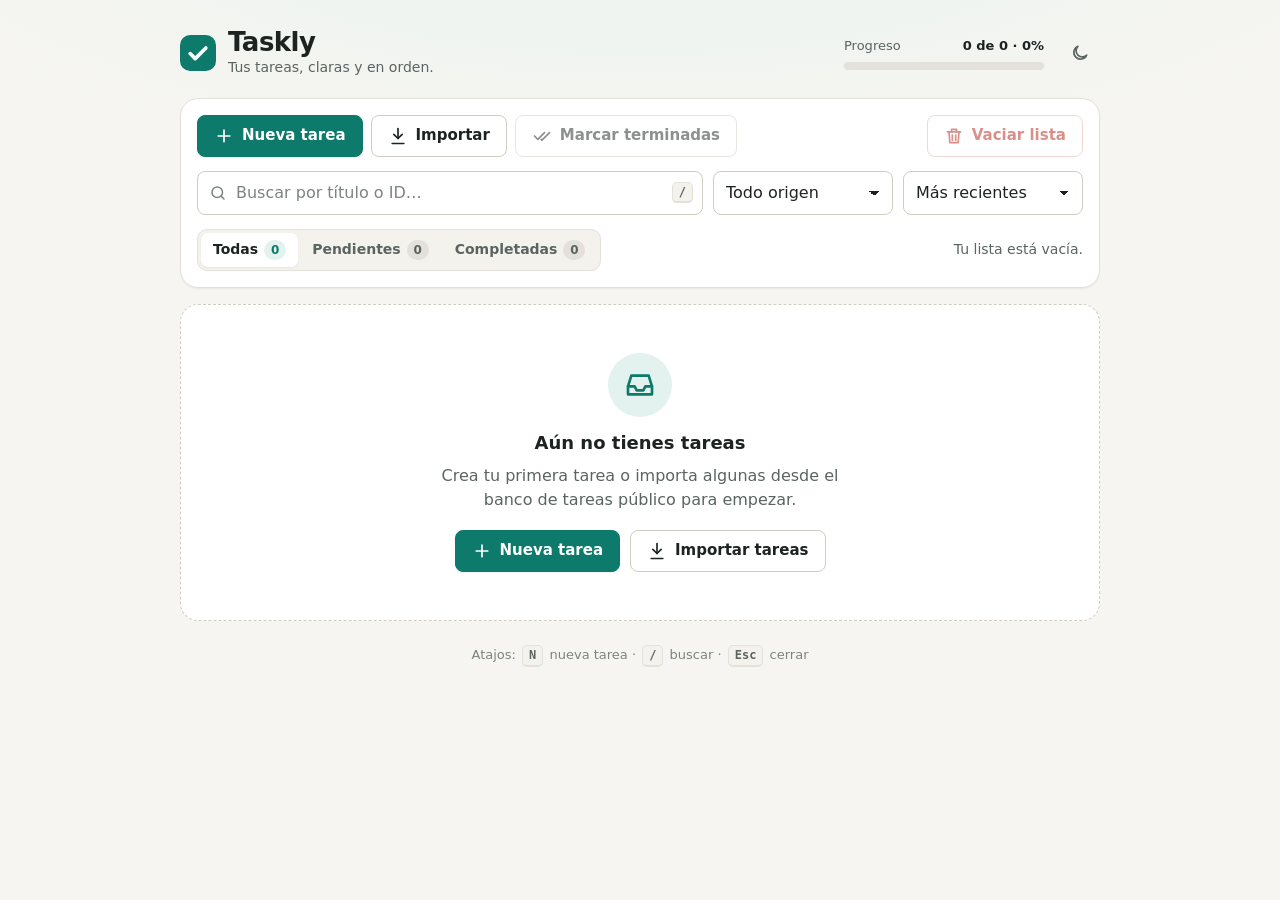
<file: index.html>
<!doctype html>
<html lang="es">
<head>
  <meta charset="utf-8">
  <meta name="viewport" content="width=device-width, initial-scale=1, viewport-fit=cover">
  <meta name="description" content="Taskly: gestor de tareas con Web Components, Shadow DOM y persistencia local.">
  <meta name="theme-color" content="#f6f5f1" media="(prefers-color-scheme: light)">
  <meta name="theme-color" content="#121715" media="(prefers-color-scheme: dark)">
  <title>Taskly · Gestor de tareas</title>
  <link rel="icon" href="assets/favicon.svg" type="image/svg+xml">
  <link rel="stylesheet" href="css/styles.css">

  <!-- Aplica el tema guardado antes de pintar para evitar parpadeos -->
  <script>
    try {
      var savedTheme = localStorage.getItem('taskly:theme');
      if (savedTheme === 'light' || savedTheme === 'dark') {
        document.documentElement.dataset.theme = savedTheme;
      }
    } catch (e) { /* almacenamiento no disponible */ }
  </script>

  <script type="module" src="js/app.js"></script>
</head>
<body>
  <task-app>
    <!-- Contenido visible mientras se registran los componentes -->
    <div class="boot" role="status">
      <span class="boot__spinner" aria-hidden="true"></span>
      Cargando Taskly…
    </div>
  </task-app>

  <div class="file-warning" id="file-warning" hidden role="alert">
    <strong>Abre la aplicación desde un servidor local.</strong>
    Los navegadores bloquean los módulos JavaScript cuando el archivo se abre con <code>file://</code>.
    Ejecuta <code>python -m http.server 5500</code> (o <code>npx serve .</code>) en la carpeta del proyecto
    y visita <code>http://localhost:5500</code>. Consulta el README para más opciones.
  </div>

  <noscript>
    <p class="file-warning">Taskly necesita JavaScript activado para funcionar.</p>
  </noscript>

  <script>
    if (location.protocol === 'file:') {
      document.getElementById('file-warning').hidden = false;
    }
  </script>
</body>
</html>
</file>
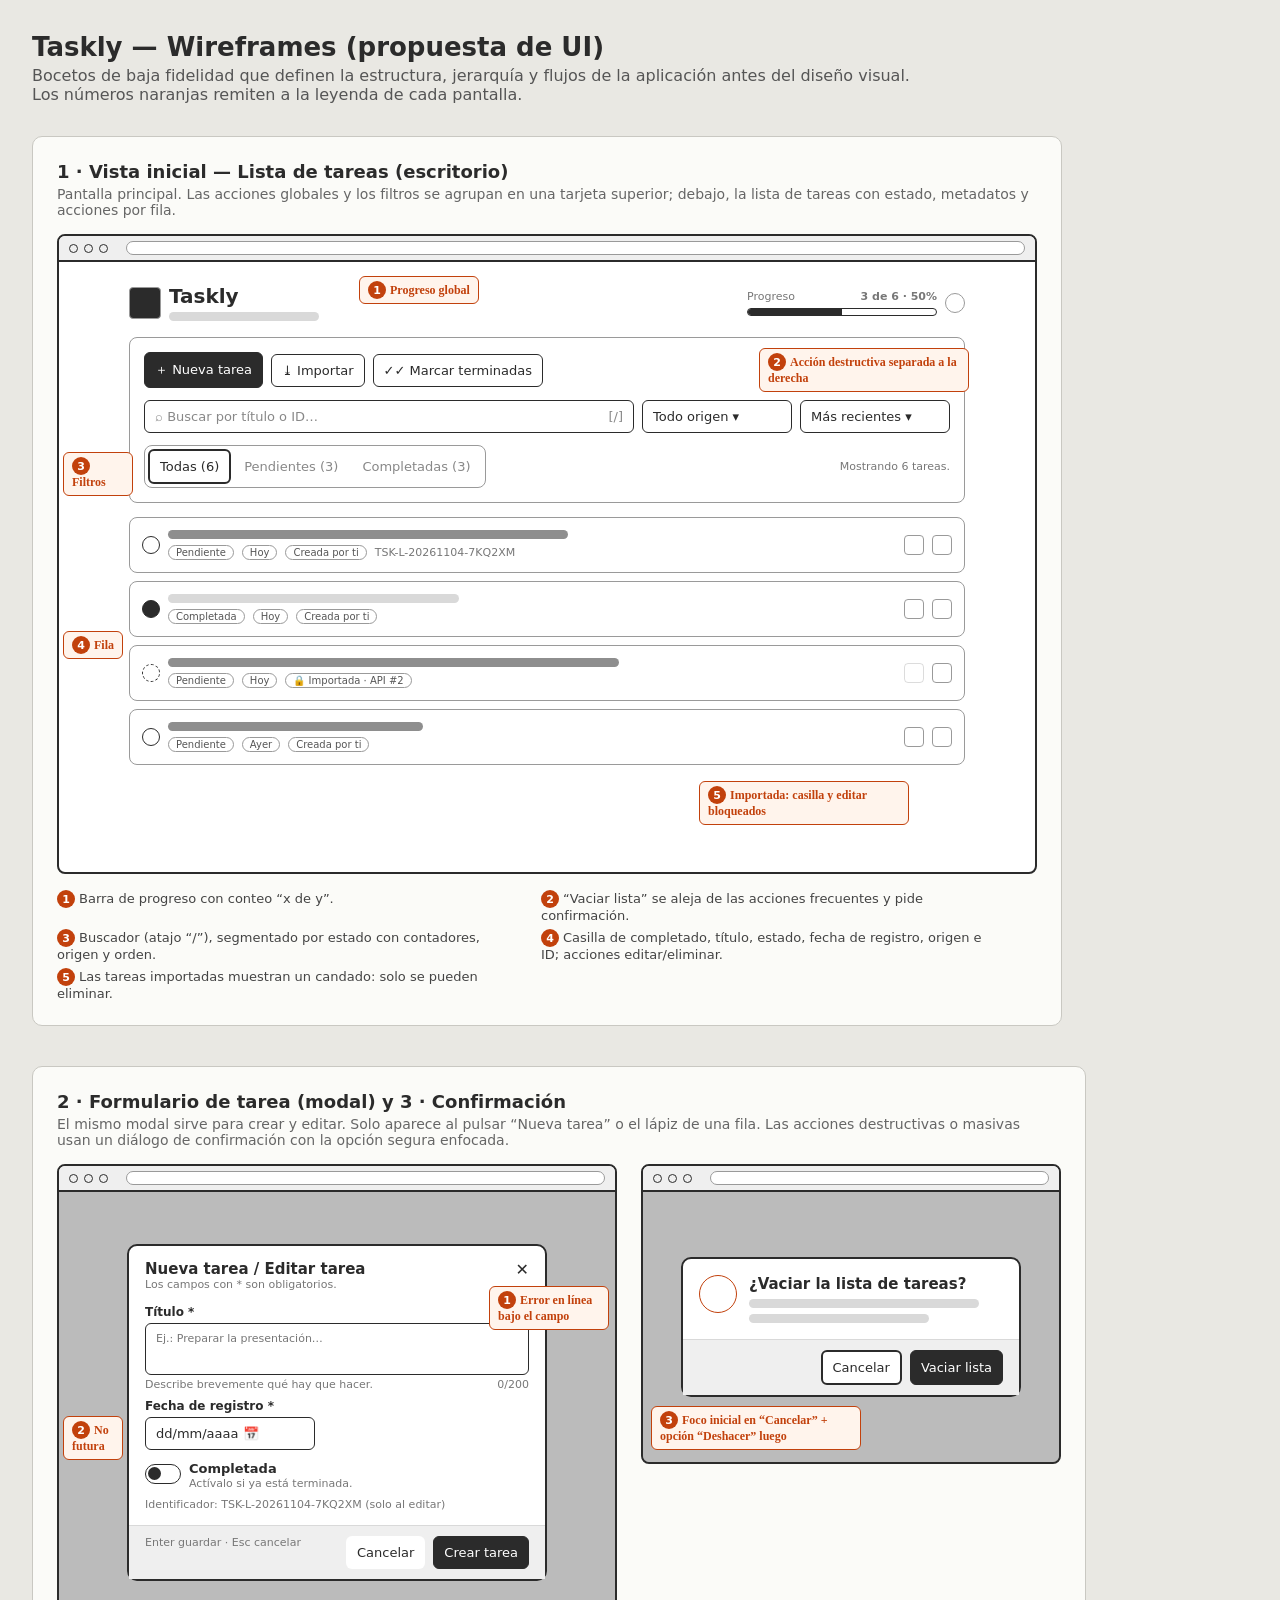
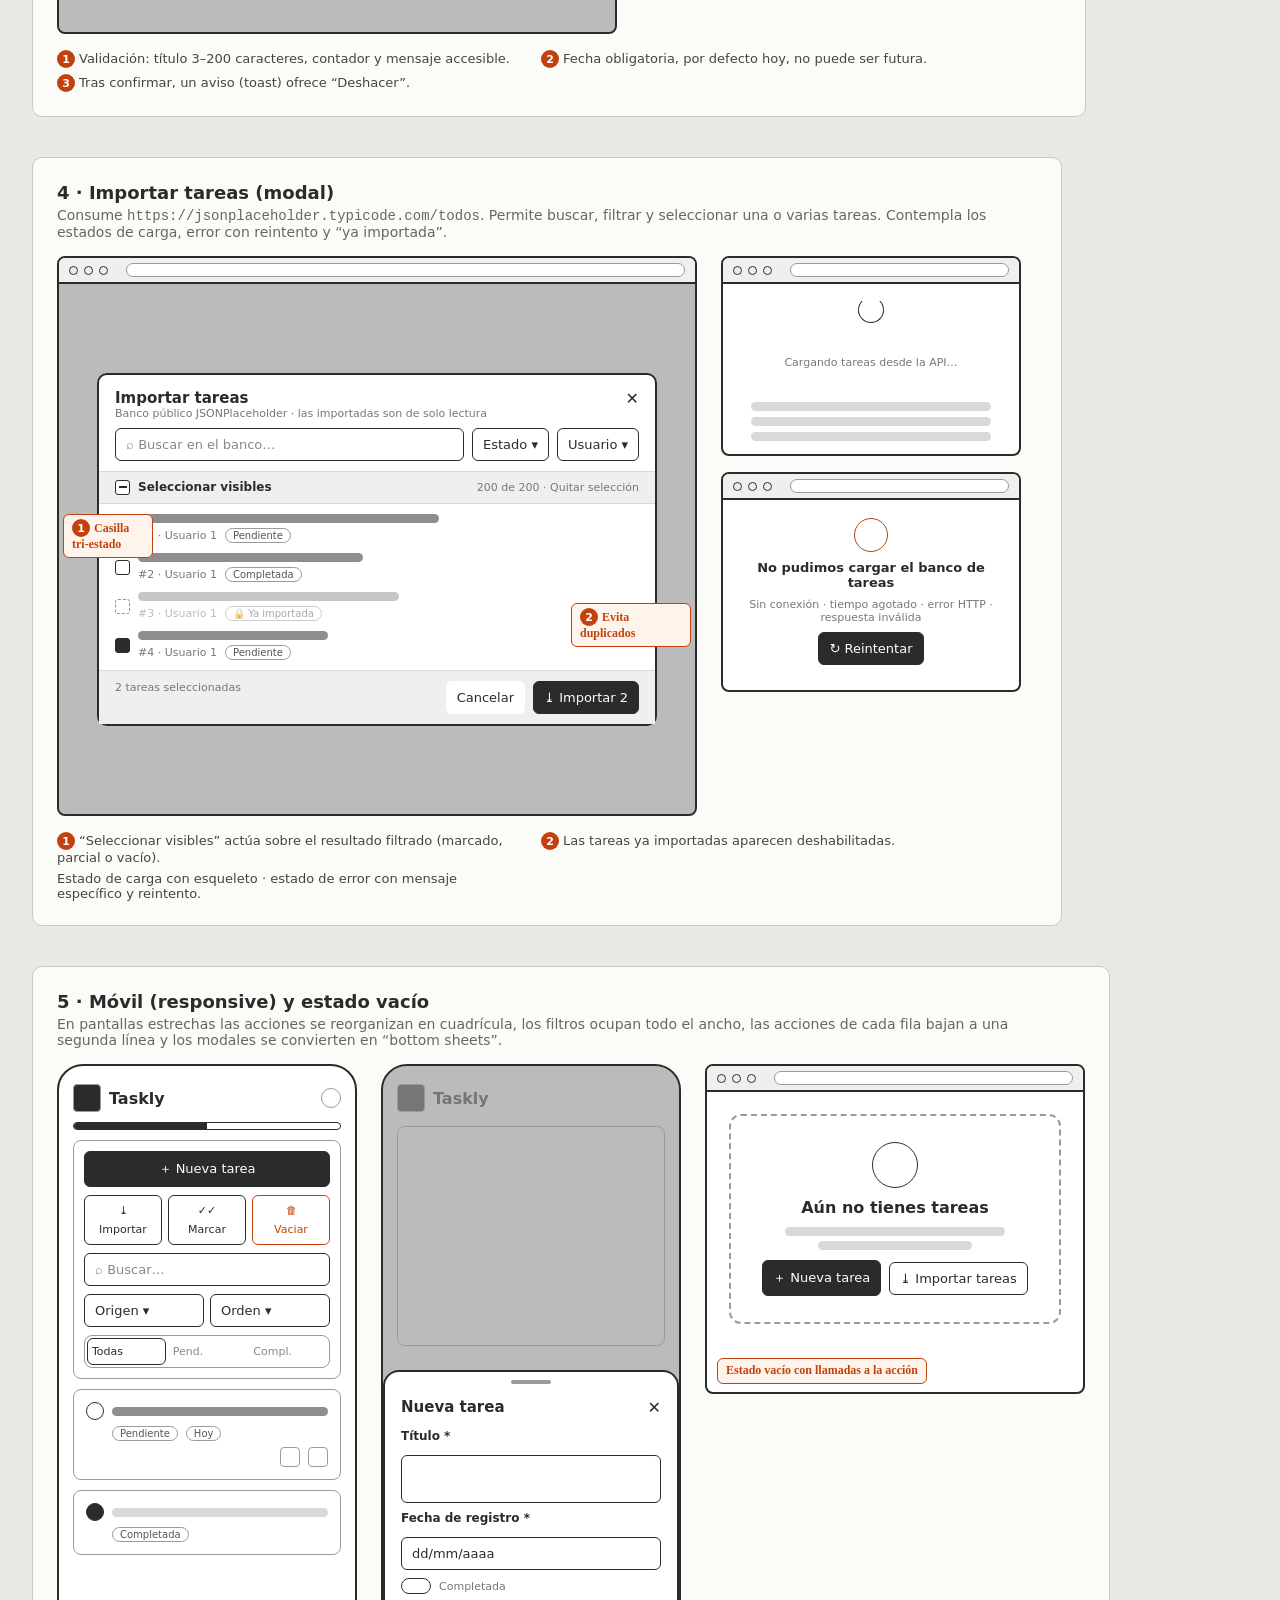
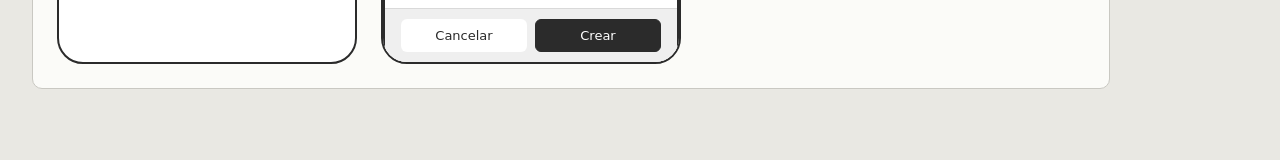
<file: docs/wireframes/wireframes.html>
<!doctype html>
<html lang="es">
<head>
<meta charset="utf-8">
<meta name="viewport" content="width=device-width, initial-scale=1">
<title>Taskly · Wireframes</title>
<style>
  :root {
    --ink: #2b2b2b; --line: #9a9a9a; --soft: #d9d9d9; --fill: #efefef; --paper: #fbfbf8;
    --note: #c2410c; --accent: #6b6b6b;
    font-family: "Segoe UI", system-ui, sans-serif; color: var(--ink);
  }
  * { box-sizing: border-box; }
  body { margin: 0; background: #e9e8e3; padding: 32px; }
  h1 { margin: 0 0 4px; font-size: 26px; }
  .intro { margin: 0 0 32px; color: #555; max-width: 900px; }
  .frame { background: var(--paper); border: 1px solid #c9c8c2; border-radius: 10px; padding: 24px; margin-bottom: 40px; width: fit-content; }
  .frame > h2 { margin: 0 0 4px; font-size: 18px; }
  .frame > p.desc { margin: 0 0 16px; color: #666; font-size: 14px; max-width: 980px; }
  .row { display: flex; gap: 24px; align-items: flex-start; }

  /* Primitivas de wireframe */
  .screen { position: relative; border: 2px solid var(--ink); border-radius: 8px; background: #fff; overflow: hidden; }
  .browser-bar { height: 26px; border-bottom: 2px solid var(--ink); display: flex; align-items: center; gap: 6px; padding: 0 10px; background: var(--fill); }
  .browser-bar i { width: 9px; height: 9px; border-radius: 50%; border: 1.5px solid var(--ink); }
  .browser-bar span { margin-left: 12px; flex: 1; height: 14px; border: 1.5px solid var(--line); border-radius: 7px; background: #fff; }
  .pad { padding: 18px; }
  .box { border: 1.5px solid var(--ink); border-radius: 6px; padding: 8px 10px; font-size: 13px; display: flex; align-items: center; gap: 6px; background: #fff; }
  .box.dashed { border-style: dashed; }
  .box.solid { background: var(--ink); color: #fff; }
  .box.danger { border-color: var(--note); color: var(--note); }
  .box.muted { color: #888; }
  .card { border: 1.5px solid var(--line); border-radius: 8px; padding: 12px; background: #fff; }
  .line { height: 9px; border-radius: 5px; background: var(--soft); }
  .line.dark { background: #8e8e8e; }
  .line.strike { position: relative; }
  .circle { width: 18px; height: 18px; border-radius: 50%; border: 1.5px solid var(--ink); flex: none; }
  .circle.on { background: var(--ink); }
  .circle.dash { border-style: dashed; }
  .sq { width: 15px; height: 15px; border: 1.5px solid var(--ink); border-radius: 3px; flex: none; }
  .sq.on { background: var(--ink); }
  .pill { font-size: 10px; border: 1.2px solid var(--line); border-radius: 10px; padding: 1px 7px; color: #555; white-space: nowrap; }
  .ico { width: 20px; height: 20px; border: 1.5px solid var(--line); border-radius: 4px; flex: none; }
  .flex { display: flex; gap: 8px; align-items: center; }
  .grow { flex: 1; }
  .stack { display: grid; gap: 8px; }
  .bar { height: 8px; border-radius: 4px; border: 1.5px solid var(--ink); position: relative; overflow: hidden; }
  .bar::after { content: ""; position: absolute; inset: 0 50% 0 0; background: var(--ink); }
  .overlay { position: absolute; inset: 26px 0 0 0; background: rgba(60,60,60,.35); display: grid; place-items: center; }
  .overlay.mobile { inset: 0; align-items: end; }
  .modal { background: #fff; border: 2px solid var(--ink); border-radius: 10px; }
  .modal header { padding: 14px 16px 8px; display: flex; justify-content: space-between; }
  .modal footer { padding: 10px 16px; border-top: 1.5px solid var(--soft); display: flex; justify-content: flex-end; gap: 8px; background: var(--fill); }
  .title { font-weight: 700; font-size: 15px; }
  .label { font-size: 12px; font-weight: 600; margin-bottom: 4px; }
  .small { font-size: 11px; color: #777; }

  /* Anotaciones */
  .note {
    position: absolute; font: 600 12px/1.3 "Segoe Print", "Comic Sans MS", cursive; color: var(--note);
    background: #fff4ec; border: 1.5px solid var(--note); border-radius: 6px; padding: 4px 8px; max-width: 210px; z-index: 5;
  }
  .num { display: inline-grid; place-items: center; width: 18px; height: 18px; border-radius: 50%; background: var(--note); color: #fff; font: 700 11px system-ui; margin-right: 4px; }
  .legend { margin-top: 16px; display: grid; grid-template-columns: repeat(2, minmax(280px, 460px)); gap: 6px 24px; font-size: 13px; color: #444; }
</style>
</head>
<body>
  <h1>Taskly — Wireframes (propuesta de UI)</h1>
  <p class="intro">Bocetos de baja fidelidad que definen la estructura, jerarquía y flujos de la aplicación antes del diseño visual.
    Los números naranjas remiten a la leyenda de cada pantalla.</p>

  <!-- 1. LISTA DESKTOP -->
  <section class="frame" id="wf-lista">
    <h2>1 · Vista inicial — Lista de tareas (escritorio)</h2>
    <p class="desc">Pantalla principal. Las acciones globales y los filtros se agrupan en una tarjeta superior; debajo, la lista de tareas con estado, metadatos y acciones por fila.</p>
    <div class="screen" style="width: 980px; height: 640px;">
      <div class="browser-bar"><i></i><i></i><i></i><span></span></div>
      <div class="pad" style="padding: 22px 70px;">
        <div class="flex" style="margin-bottom: 16px;">
          <div class="ico" style="width:32px;height:32px;background:var(--ink)"></div>
          <div class="stack" style="gap:4px"><b style="font-size:20px">Taskly</b><div class="line" style="width:150px"></div></div>
          <div class="grow"></div>
          <div class="stack" style="width:190px;gap:5px"><div class="flex small"><span>Progreso</span><span class="grow"></span><b>3 de 6 · 50%</b></div><div class="bar"></div></div>
          <div class="ico" style="border-radius:50%"></div>
        </div>
        <div class="card stack" style="gap:12px; padding:14px;">
          <div class="flex">
            <div class="box solid">＋ Nueva tarea</div>
            <div class="box">⤓ Importar</div>
            <div class="box">✓✓ Marcar terminadas</div>
            <div class="grow"></div>
            <div class="box danger">🗑 Vaciar lista</div>
          </div>
          <div class="flex">
            <div class="box grow muted">⌕ Buscar por título o ID…<span class="grow"></span>[/]</div>
            <div class="box" style="width:150px">Todo origen ▾</div>
            <div class="box" style="width:150px">Más recientes ▾</div>
          </div>
          <div class="flex">
            <div class="flex" style="border:1.5px solid var(--line); border-radius:8px; padding:3px; gap:2px">
              <div class="box" style="border-width:2px">Todas (6)</div><div class="box muted" style="border-color:transparent">Pendientes (3)</div><div class="box muted" style="border-color:transparent">Completadas (3)</div>
            </div>
            <div class="grow"></div><span class="small">Mostrando 6 tareas.</span>
          </div>
        </div>
        <div class="stack" style="margin-top:14px">
          <div class="card flex"><div class="circle"></div><div class="stack grow" style="gap:6px"><div class="line dark" style="width:55%"></div><div class="flex"><span class="pill">Pendiente</span><span class="pill">Hoy</span><span class="pill">Creada por ti</span><span class="small">TSK-L-20261104-7KQ2XM</span></div></div><div class="ico"></div><div class="ico"></div></div>
          <div class="card flex"><div class="circle on"></div><div class="stack grow" style="gap:6px"><div class="line" style="width:40%"></div><div class="flex"><span class="pill">Completada</span><span class="pill">Hoy</span><span class="pill">Creada por ti</span></div></div><div class="ico"></div><div class="ico"></div></div>
          <div class="card flex"><div class="circle dash"></div><div class="stack grow" style="gap:6px"><div class="line dark" style="width:62%"></div><div class="flex"><span class="pill">Pendiente</span><span class="pill">Hoy</span><span class="pill">🔒 Importada · API #2</span></div></div><div class="ico" style="opacity:.35"></div><div class="ico"></div></div>
          <div class="card flex"><div class="circle"></div><div class="stack grow" style="gap:6px"><div class="line dark" style="width:35%"></div><div class="flex"><span class="pill">Pendiente</span><span class="pill">Ayer</span><span class="pill">Creada por ti</span></div></div><div class="ico"></div><div class="ico"></div></div>
        </div>
      </div>
      <div class="note" style="top:40px; left:300px"><span class="num">1</span>Progreso global</div>
      <div class="note" style="top:112px; left:700px"><span class="num">2</span>Acción destructiva separada a la derecha</div>
      <div class="note" style="top:216px; left:4px; max-width:70px"><span class="num">3</span>Filtros</div>
      <div class="note" style="top:395px; left:4px; max-width:70px"><span class="num">4</span>Fila</div>
      <div class="note" style="top:545px; left:640px"><span class="num">5</span>Importada: casilla y editar bloqueados</div>
    </div>
    <div class="legend">
      <div><span class="num">1</span>Barra de progreso con conteo “x de y”.</div>
      <div><span class="num">2</span>“Vaciar lista” se aleja de las acciones frecuentes y pide confirmación.</div>
      <div><span class="num">3</span>Buscador (atajo “/”), segmentado por estado con contadores, origen y orden.</div>
      <div><span class="num">4</span>Casilla de completado, título, estado, fecha de registro, origen e ID; acciones editar/eliminar.</div>
      <div><span class="num">5</span>Las tareas importadas muestran un candado: solo se pueden eliminar.</div>
    </div>
  </section>

  <!-- 2. FORMULARIO + 3. CONFIRMACIÓN -->
  <section class="frame" id="wf-formulario">
    <h2>2 · Formulario de tarea (modal) y 3 · Confirmación</h2>
    <p class="desc">El mismo modal sirve para crear y editar. Solo aparece al pulsar “Nueva tarea” o el lápiz de una fila. Las acciones destructivas o masivas usan un diálogo de confirmación con la opción segura enfocada.</p>
    <div class="row">
      <div class="screen" style="width: 560px; height: 470px;">
        <div class="browser-bar"><i></i><i></i><i></i><span></span></div>
        <div class="overlay">
          <div class="modal" style="width: 420px;">
            <header><div><div class="title">Nueva tarea / Editar tarea</div><div class="small">Los campos con * son obligatorios.</div></div><span>✕</span></header>
            <div style="padding: 6px 16px 14px" class="stack">
              <div><div class="label">Título *</div><div class="box" style="height:52px; align-items:flex-start" class="muted"><span class="small">Ej.: Preparar la presentación…</span></div><div class="flex small" style="margin-top:3px"><span>Describe brevemente qué hay que hacer.</span><span class="grow"></span><span>0/200</span></div></div>
              <div><div class="label">Fecha de registro *</div><div class="box" style="width:170px">dd/mm/aaaa 📅</div></div>
              <div class="flex"><div style="width:36px;height:20px;border:1.5px solid var(--ink);border-radius:10px;position:relative"><div style="position:absolute;left:2px;top:2px;width:13px;height:13px;border-radius:50%;background:var(--ink)"></div></div><div><b style="font-size:13px">Completada</b><div class="small">Actívalo si ya está terminada.</div></div></div>
              <div class="small">Identificador: TSK-L-20261104-7KQ2XM (solo al editar)</div>
            </div>
            <footer><span class="small grow">Enter guardar · Esc cancelar</span><div class="box" style="border-color:transparent">Cancelar</div><div class="box solid">Crear tarea</div></footer>
          </div>
        </div>
        <div class="note" style="top:120px; right:6px; max-width:120px"><span class="num">1</span>Error en línea bajo el campo</div>
        <div class="note" style="top:250px; left:4px; max-width:60px"><span class="num">2</span>No futura</div>
      </div>
      <div class="screen" style="width: 420px; height: 300px;">
        <div class="browser-bar"><i></i><i></i><i></i><span></span></div>
        <div class="overlay">
          <div class="modal" style="width: 340px;">
            <div class="flex" style="padding:16px; align-items:flex-start; gap:12px"><div class="circle" style="width:38px;height:38px;border-color:var(--note)"></div><div class="stack" style="gap:6px"><div class="title">¿Vaciar la lista de tareas?</div><div class="line" style="width:230px"></div><div class="line" style="width:180px"></div></div></div>
            <footer><div class="box" style="border-width:2.5px">Cancelar</div><div class="box solid">Vaciar lista</div></footer>
          </div>
        </div>
        <div class="note" style="bottom:12px; left:8px"><span class="num">3</span>Foco inicial en “Cancelar” + opción “Deshacer” luego</div>
      </div>
    </div>
    <div class="legend">
      <div><span class="num">1</span>Validación: título 3–200 caracteres, contador y mensaje accesible.</div>
      <div><span class="num">2</span>Fecha obligatoria, por defecto hoy, no puede ser futura.</div>
      <div><span class="num">3</span>Tras confirmar, un aviso (toast) ofrece “Deshacer”.</div>
    </div>
  </section>

  <!-- 4. IMPORTAR -->
  <section class="frame" id="wf-importar">
    <h2>4 · Importar tareas (modal)</h2>
    <p class="desc">Consume <code>https://jsonplaceholder.typicode.com/todos</code>. Permite buscar, filtrar y seleccionar una o varias tareas. Contempla los estados de carga, error con reintento y “ya importada”.</p>
    <div class="row">
      <div class="screen" style="width: 640px; height: 560px;">
        <div class="browser-bar"><i></i><i></i><i></i><span></span></div>
        <div class="overlay">
          <div class="modal" style="width: 560px;">
            <header><div><div class="title">Importar tareas</div><div class="small">Banco público JSONPlaceholder · las importadas son de solo lectura</div></div><span>✕</span></header>
            <div class="flex" style="padding: 0 16px 10px"><div class="box grow muted">⌕ Buscar en el banco…</div><div class="box">Estado ▾</div><div class="box">Usuario ▾</div></div>
            <div class="flex" style="padding: 8px 16px; background: var(--fill); border-block: 1.5px solid var(--soft)"><div class="sq" style="background:linear-gradient(var(--ink),var(--ink)) center/8px 2px no-repeat #fff"></div><b style="font-size:12px">Seleccionar visibles</b><span class="grow"></span><span class="small">200 de 200 · Quitar selección</span></div>
            <div class="stack" style="padding: 10px 16px; gap: 10px">
              <div class="flex"><div class="sq on"></div><div class="stack grow" style="gap:5px"><div class="line dark" style="width:60%"></div><div class="flex"><span class="small">#1 · Usuario 1</span><span class="pill">Pendiente</span></div></div></div>
              <div class="flex"><div class="sq"></div><div class="stack grow" style="gap:5px"><div class="line dark" style="width:45%"></div><div class="flex"><span class="small">#2 · Usuario 1</span><span class="pill">Completada</span></div></div></div>
              <div class="flex" style="opacity:.5"><div class="sq" style="border-style:dashed"></div><div class="stack grow" style="gap:5px"><div class="line dark" style="width:52%"></div><div class="flex"><span class="small">#3 · Usuario 1</span><span class="pill">🔒 Ya importada</span></div></div></div>
              <div class="flex"><div class="sq on"></div><div class="stack grow" style="gap:5px"><div class="line dark" style="width:38%"></div><div class="flex"><span class="small">#4 · Usuario 1</span><span class="pill">Pendiente</span></div></div></div>
            </div>
            <footer><span class="small grow">2 tareas seleccionadas</span><div class="box" style="border-color:transparent">Cancelar</div><div class="box solid">⤓ Importar 2</div></footer>
          </div>
        </div>
        <div class="note" style="top:256px; left:4px; max-width:90px"><span class="num">1</span>Casilla tri-estado</div>
        <div class="note" style="top:345px; right:4px; max-width:120px"><span class="num">2</span>Evita duplicados</div>
      </div>
      <div class="stack" style="gap:16px">
        <div class="screen" style="width: 300px; height: 200px;">
          <div class="browser-bar"><i></i><i></i><i></i><span></span></div>
          <div style="display:grid; place-items:center; height:170px" class="stack">
            <div class="circle" style="width:26px;height:26px;border-top-color:transparent"></div>
            <div class="small">Cargando tareas desde la API…</div>
            <div class="stack" style="width:240px; gap:6px"><div class="line"></div><div class="line"></div><div class="line"></div></div>
          </div>
        </div>
        <div class="screen" style="width: 300px; height: 220px;">
          <div class="browser-bar"><i></i><i></i><i></i><span></span></div>
          <div style="display:grid; justify-items:center; gap:8px; padding:18px; text-align:center">
            <div class="circle" style="width:34px;height:34px;border-color:var(--note)"></div>
            <b style="font-size:13px">No pudimos cargar el banco de tareas</b>
            <div class="small">Sin conexión · tiempo agotado · error HTTP · respuesta inválida</div>
            <div class="box solid">↻ Reintentar</div>
          </div>
        </div>
      </div>
    </div>
    <div class="legend">
      <div><span class="num">1</span>“Seleccionar visibles” actúa sobre el resultado filtrado (marcado, parcial o vacío).</div>
      <div><span class="num">2</span>Las tareas ya importadas aparecen deshabilitadas.</div>
      <div>Estado de carga con esqueleto · estado de error con mensaje específico y reintento.</div>
    </div>
  </section>

  <!-- 5. MÓVIL -->
  <section class="frame" id="wf-movil">
    <h2>5 · Móvil (responsive) y estado vacío</h2>
    <p class="desc">En pantallas estrechas las acciones se reorganizan en cuadrícula, los filtros ocupan todo el ancho, las acciones de cada fila bajan a una segunda línea y los modales se convierten en “bottom sheets”.</p>
    <div class="row">
      <div class="screen" style="width: 300px; height: 600px; border-radius: 26px;">
        <div class="pad stack" style="gap:10px; padding: 18px 14px">
          <div class="flex"><div class="ico" style="width:28px;height:28px;background:var(--ink)"></div><b>Taskly</b><span class="grow"></span><div class="ico" style="border-radius:50%"></div></div>
          <div class="bar"></div>
          <div class="card stack" style="padding:10px">
            <div class="box solid" style="justify-content:center">＋ Nueva tarea</div>
            <div class="flex" style="gap:6px"><div class="box grow" style="flex-direction:column;font-size:11px">⤓<span>Importar</span></div><div class="box grow" style="flex-direction:column;font-size:11px">✓✓<span>Marcar</span></div><div class="box grow danger" style="flex-direction:column;font-size:11px">🗑<span>Vaciar</span></div></div>
            <div class="box muted">⌕ Buscar…</div>
            <div class="flex" style="gap:6px"><div class="box grow">Origen ▾</div><div class="box grow">Orden ▾</div></div>
            <div class="flex" style="gap:2px;border:1.5px solid var(--line);border-radius:8px;padding:2px"><div class="box grow" style="font-size:11px;padding:6px 4px">Todas</div><div class="box grow muted" style="font-size:11px;padding:6px 4px;border-color:transparent">Pend.</div><div class="box grow muted" style="font-size:11px;padding:6px 4px;border-color:transparent">Compl.</div></div>
          </div>
          <div class="card stack" style="gap:6px"><div class="flex"><div class="circle"></div><div class="line dark grow"></div></div><div class="flex" style="padding-left:26px"><span class="pill">Pendiente</span><span class="pill">Hoy</span></div><div class="flex"><span class="grow"></span><div class="ico"></div><div class="ico"></div></div></div>
          <div class="card stack" style="gap:6px"><div class="flex"><div class="circle on"></div><div class="line grow"></div></div><div class="flex" style="padding-left:26px"><span class="pill">Completada</span></div></div>
        </div>
      </div>
      <div class="screen" style="width: 300px; height: 600px; border-radius: 26px;">
        <div class="pad" style="padding: 18px 14px; filter: blur(.5px); opacity:.5">
          <div class="flex"><div class="ico" style="width:28px;height:28px;background:var(--ink)"></div><b>Taskly</b></div>
          <div class="card" style="height:220px;margin-top:14px"></div>
        </div>
        <div class="overlay mobile" style="inset:0">
          <div class="modal" style="width:100%; border-radius: 16px 16px 0 0; border-bottom: 0">
            <div style="width:40px;height:4px;border-radius:2px;background:var(--line);margin:8px auto 0"></div>
            <header><div class="title">Nueva tarea</div><span>✕</span></header>
            <div class="stack" style="padding: 4px 16px 14px">
              <div class="label">Título *</div><div class="box" style="height:48px"></div>
              <div class="label">Fecha de registro *</div><div class="box">dd/mm/aaaa</div>
              <div class="flex small"><div style="width:30px;height:16px;border:1.5px solid var(--ink);border-radius:8px"></div>Completada</div>
            </div>
            <footer style="justify-content:stretch"><div class="box grow" style="justify-content:center;border-color:transparent">Cancelar</div><div class="box solid grow" style="justify-content:center">Crear</div></footer>
          </div>
        </div>
      </div>
      <div class="screen" style="width: 380px; height: 330px;">
        <div class="browser-bar"><i></i><i></i><i></i><span></span></div>
        <div style="margin:22px; border:2px dashed var(--line); border-radius:12px; padding:26px; display:grid; justify-items:center; gap:10px; text-align:center">
          <div class="circle" style="width:46px;height:46px"></div>
          <b>Aún no tienes tareas</b>
          <div class="stack" style="width:220px;gap:5px"><div class="line"></div><div class="line" style="width:70%;margin:auto"></div></div>
          <div class="flex"><div class="box solid">＋ Nueva tarea</div><div class="box">⤓ Importar tareas</div></div>
        </div>
        <div class="note" style="bottom:8px; left:10px">Estado vacío con llamadas a la acción</div>
      </div>
    </div>
  </section>
</body>
</html>
</file>
<file: css/styles.css>
/* ==========================================================================
   Taskly · Estilos globales
   Los Web Components usan Shadow DOM, por lo que sus estilos viven dentro de
   cada componente. Aquí se definen únicamente:
   1. Los design tokens (custom properties), que SÍ atraviesan el Shadow DOM.
   2. Estilos base del documento (body, fuentes, fondo).
   3. Estados previos a la carga de los componentes.
   ========================================================================== */

:root {
  color-scheme: light;

  /* Color */
  --c-bg: #f6f5f1;
  --c-bg-accent: #e9f3ef;
  --c-surface: #ffffff;
  --c-surface-2: #f3f2ed;
  --c-surface-hover: #f8f7f3;
  --c-border: #e3e1d9;
  --c-border-strong: #cfccc1;
  --c-text: #1c2321;
  --c-text-muted: #5a6461;
  --c-text-subtle: #7b8481;

  --c-primary: #0d7a6b;
  --c-primary-hover: #0a6558;
  --c-primary-soft: #e3f2ee;
  --c-on-primary: #ffffff;

  --c-success: #1f7a3a;
  --c-success-soft: #e5f4e9;
  --c-danger: #b42318;
  --c-danger-hover: #93180f;
  --c-danger-soft: #fdecea;
  --c-warning: #8a5300;
  --c-warning-soft: #fdf1dc;
  --c-info: #1d5e9e;
  --c-info-soft: #e6eff9;
  --c-mark: #ffe58a;
  --c-backdrop: rgb(18 24 22 / 0.48);

  /* Tipografía */
  --font-sans: "Segoe UI Variable Text", "Segoe UI", system-ui, -apple-system, "Helvetica Neue", Arial, sans-serif;
  --font-display: "Segoe UI Variable Display", "Segoe UI", system-ui, -apple-system, "Helvetica Neue", Arial, sans-serif;
  --font-mono: ui-monospace, "Cascadia Code", "SF Mono", Menlo, Consolas, monospace;

  /* Forma y profundidad */
  --radius-sm: 8px;
  --radius: 12px;
  --radius-lg: 18px;
  --shadow-sm: 0 1px 2px rgb(28 35 33 / 0.06);
  --shadow: 0 1px 2px rgb(28 35 33 / 0.05), 0 4px 14px rgb(28 35 33 / 0.06);
  --shadow-lg: 0 10px 40px rgb(28 35 33 / 0.18), 0 2px 8px rgb(28 35 33 / 0.08);
  --focus-ring: 0 0 0 3px color-mix(in srgb, var(--c-primary) 35%, transparent);

  /* Movimiento */
  --ease: cubic-bezier(.2, .7, .3, 1);
  --dur: 160ms;
}

/* Tema oscuro: preferencia del sistema (si el usuario no forzó el claro) */
@media (prefers-color-scheme: dark) {
  :root:not([data-theme="light"]) {
    color-scheme: dark;
    --c-bg: #121715;
    --c-bg-accent: #15221e;
    --c-surface: #1a201e;
    --c-surface-2: #222a27;
    --c-surface-hover: #202725;
    --c-border: #2d3633;
    --c-border-strong: #3d4844;
    --c-text: #e8edeb;
    --c-text-muted: #a6b1ad;
    --c-text-subtle: #87928e;
    --c-primary: #3cc4ad;
    --c-primary-hover: #5fd4c0;
    --c-primary-soft: #183630;
    --c-on-primary: #05231e;
    --c-success: #6fd08c;
    --c-success-soft: #19301f;
    --c-danger: #ff8a7e;
    --c-danger-hover: #ffa79e;
    --c-danger-soft: #3a1d1a;
    --c-warning: #f5c26b;
    --c-warning-soft: #362a14;
    --c-info: #8cc0f5;
    --c-info-soft: #18283a;
    --c-mark: #6b5a12;
    --c-backdrop: rgb(0 0 0 / 0.62);
    --shadow-sm: 0 1px 2px rgb(0 0 0 / 0.4);
    --shadow: 0 1px 2px rgb(0 0 0 / 0.35), 0 4px 14px rgb(0 0 0 / 0.25);
    --shadow-lg: 0 12px 40px rgb(0 0 0 / 0.55);
  }
}

/* Tema oscuro forzado manualmente desde la app */
:root[data-theme="dark"] {
  color-scheme: dark;
  --c-bg: #121715;
  --c-bg-accent: #15221e;
  --c-surface: #1a201e;
  --c-surface-2: #222a27;
  --c-surface-hover: #202725;
  --c-border: #2d3633;
  --c-border-strong: #3d4844;
  --c-text: #e8edeb;
  --c-text-muted: #a6b1ad;
  --c-text-subtle: #87928e;
  --c-primary: #3cc4ad;
  --c-primary-hover: #5fd4c0;
  --c-primary-soft: #183630;
  --c-on-primary: #05231e;
  --c-success: #6fd08c;
  --c-success-soft: #19301f;
  --c-danger: #ff8a7e;
  --c-danger-hover: #ffa79e;
  --c-danger-soft: #3a1d1a;
  --c-warning: #f5c26b;
  --c-warning-soft: #362a14;
  --c-info: #8cc0f5;
  --c-info-soft: #18283a;
  --c-mark: #6b5a12;
  --c-backdrop: rgb(0 0 0 / 0.62);
  --shadow-sm: 0 1px 2px rgb(0 0 0 / 0.4);
  --shadow: 0 1px 2px rgb(0 0 0 / 0.35), 0 4px 14px rgb(0 0 0 / 0.25);
  --shadow-lg: 0 12px 40px rgb(0 0 0 / 0.55);
}

*, *::before, *::after { box-sizing: border-box; }

html { -webkit-text-size-adjust: 100%; }

body {
  margin: 0;
  min-height: 100dvh;
  font-family: var(--font-sans);
  font-size: 16px;
  line-height: 1.5;
  color: var(--c-text);
  background:
    radial-gradient(1200px 420px at 50% -120px, var(--c-bg-accent), transparent 70%),
    var(--c-bg);
  background-attachment: fixed;
  -webkit-font-smoothing: antialiased;
}

task-app { display: block; }

/* Estado de arranque mientras se definen los custom elements */
task-app:not(:defined) .boot {
  display: flex;
  align-items: center;
  justify-content: center;
  gap: 12px;
  min-height: 60dvh;
  color: var(--c-text-muted);
}
task-app:defined .boot { display: none; }

.boot__spinner {
  width: 20px;
  height: 20px;
  border-radius: 50%;
  border: 2.5px solid var(--c-border-strong);
  border-top-color: var(--c-primary);
  animation: spin .8s linear infinite;
}

@keyframes spin { to { transform: rotate(360deg); } }

.file-warning {
  max-width: 640px;
  margin: 24px auto;
  padding: 16px 20px;
  border-radius: var(--radius);
  background: var(--c-warning-soft);
  color: var(--c-text);
  border: 1px solid color-mix(in srgb, var(--c-warning) 40%, transparent);
}
.file-warning[hidden] { display: none; }
.file-warning code { font-family: var(--font-mono); font-size: .9em; }

@media (prefers-reduced-motion: reduce) {
  *, *::before, *::after {
    animation-duration: 1ms !important;
    transition-duration: 1ms !important;
  }
}
</file>
